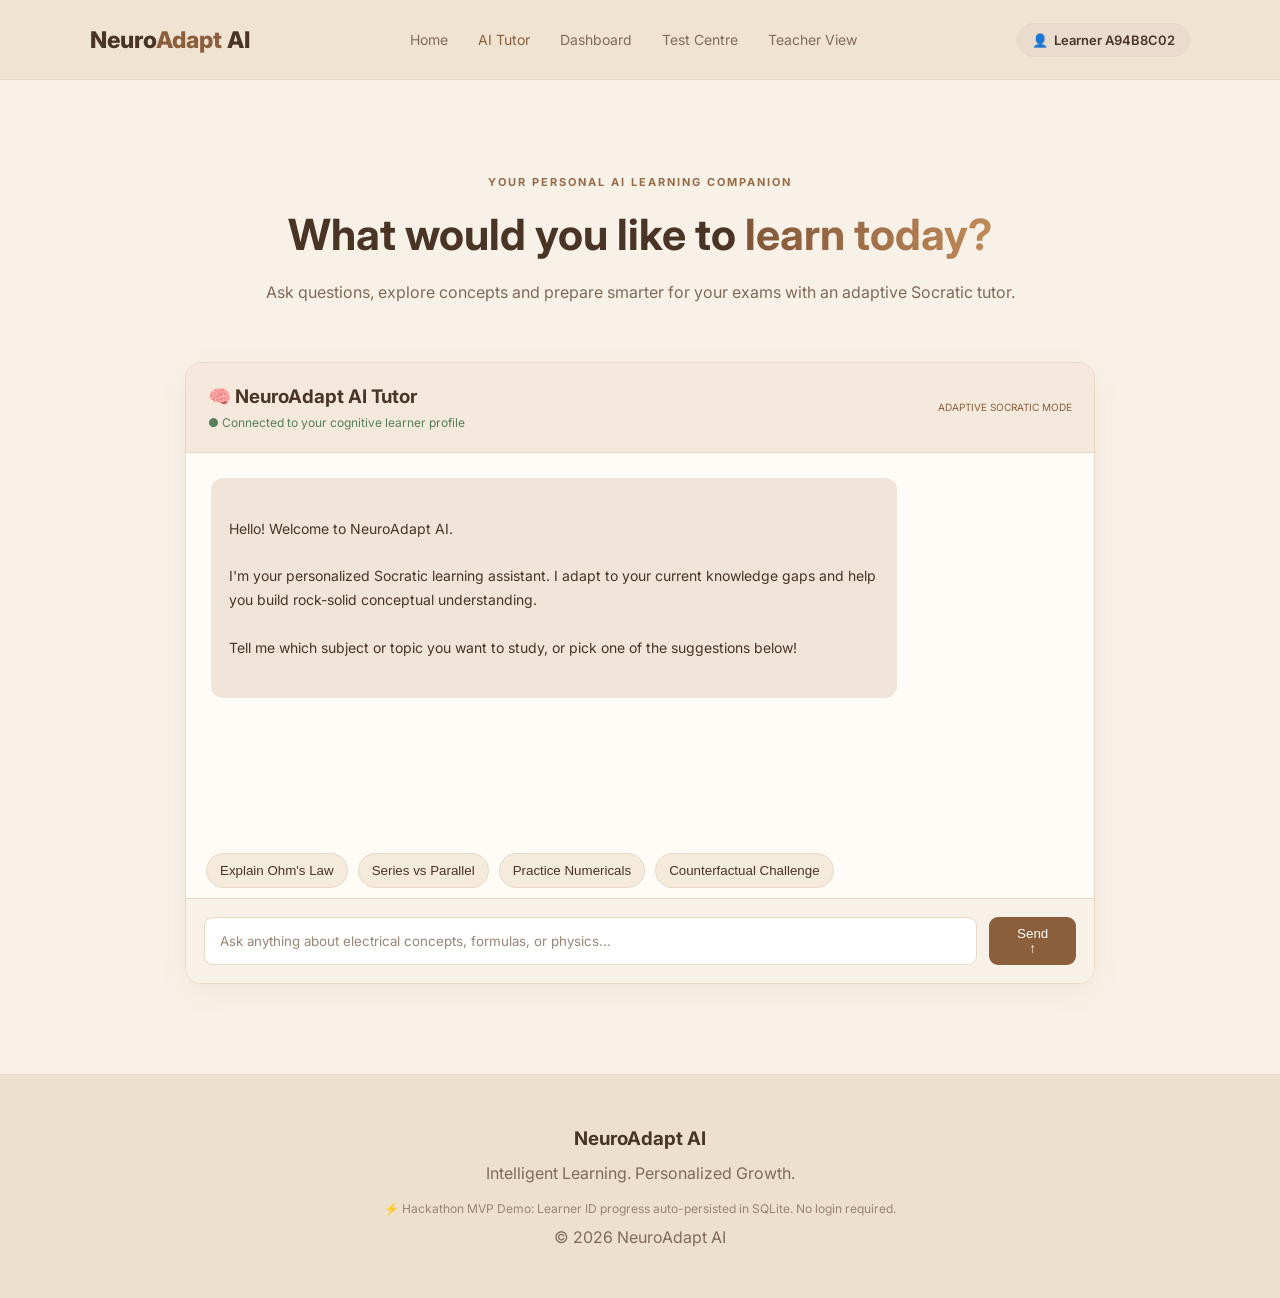
<file: chat.html>
<!DOCTYPE html>
<html lang="en">
<head>
    <meta charset="UTF-8">
    <meta name="viewport" content="width=device-width, initial-scale=1.0">
    <title>AI Tutor | NeuroAdapt AI</title>
    <link rel="stylesheet" href="css/style.css">
    <link href="https://fonts.googleapis.com/css2?family=Inter:wght@400;500;600;700;800&display=swap" rel="stylesheet">
</head>

<body>

<header class="navbar">
    <div class="logo">Neuro<span>Adapt</span> AI</div>

    <nav>
        <a href="index.html">Home</a>
        <a href="chat.html" class="active">AI Tutor</a>
        <a href="dashboard.html">Dashboard</a>
        <a href="test.html">Test Centre</a>
        <a href="teacher.html">Teacher View</a>
    </nav>

    <div style="display:flex; align-items:center; gap:12px;">
        <span class="learner-pill" id="navLearnerPill" title="Browser-generated learner profile">👤 <span id="navLearnerName">Learner</span></span>
    </div>
</header>

<main class="chat-container">

    <div class="chat-heading">
        <span class="tag">YOUR PERSONAL AI LEARNING COMPANION</span>
        <h1>What would you like to <span>learn today?</span></h1>
        <p>Ask questions, explore concepts and prepare smarter for your exams with an adaptive Socratic tutor.</p>
    </div>

    <div class="chat-box">

        <div class="chat-top">
            <div>
                <h3>🧠 NeuroAdapt AI Tutor</h3>
                <p>● Connected to your cognitive learner profile</p>
            </div>
            <div style="display: flex; gap: 8px; align-items: center;">
                <span class="ai-label" id="tutorModeBadge">ADAPTIVE SOCRATIC MODE</span>
            </div>
        </div>

        <div class="messages" id="messages">

            <div class="message ai-message">
Hello! Welcome to NeuroAdapt AI.

I'm your personalized Socratic learning assistant. I adapt to your current knowledge gaps and help you build rock-solid conceptual understanding.

Tell me which subject or topic you want to study, or pick one of the suggestions below!
            </div>

        </div>

        <div class="suggestions" id="tutorSuggestions">
            <button type="button" onclick="useSuggestion('Explain Ohm’s Law and why it matters')">Explain Ohm's Law</button>
            <button type="button" onclick="useSuggestion('Why does current stay constant in a series circuit?')">Series vs Parallel</button>
            <button type="button" onclick="useSuggestion('Give me a numerical question on V = IR')">Practice Numericals</button>
            <button type="button" onclick="useSuggestion('Ask me a counterfactual question to test my understanding')">Counterfactual Challenge</button>
        </div>

        <form class="chat-input" onsubmit="sendMessage(event)">
            <input
                type="text"
                id="userInput"
                placeholder="Ask anything about electrical concepts, formulas, or physics..."
                autocomplete="off"
                required
            >
            <button type="submit" id="chatSendBtn">Send ↑</button>
        </form>

    </div>

</main>

<footer>
    <h3>NeuroAdapt AI</h3>
    <p>Intelligent Learning. Personalized Growth.</p>
    <p style="font-size: 12px; margin-top: 8px; color: #9a8470;">
        ⚡ Hackathon MVP Demo: Learner ID progress auto-persisted in SQLite. No login required.
    </p>
    <p>© 2026 NeuroAdapt AI</p>
</footer>

<script src="js/script.js"></script>
</body>
</html>
</file>
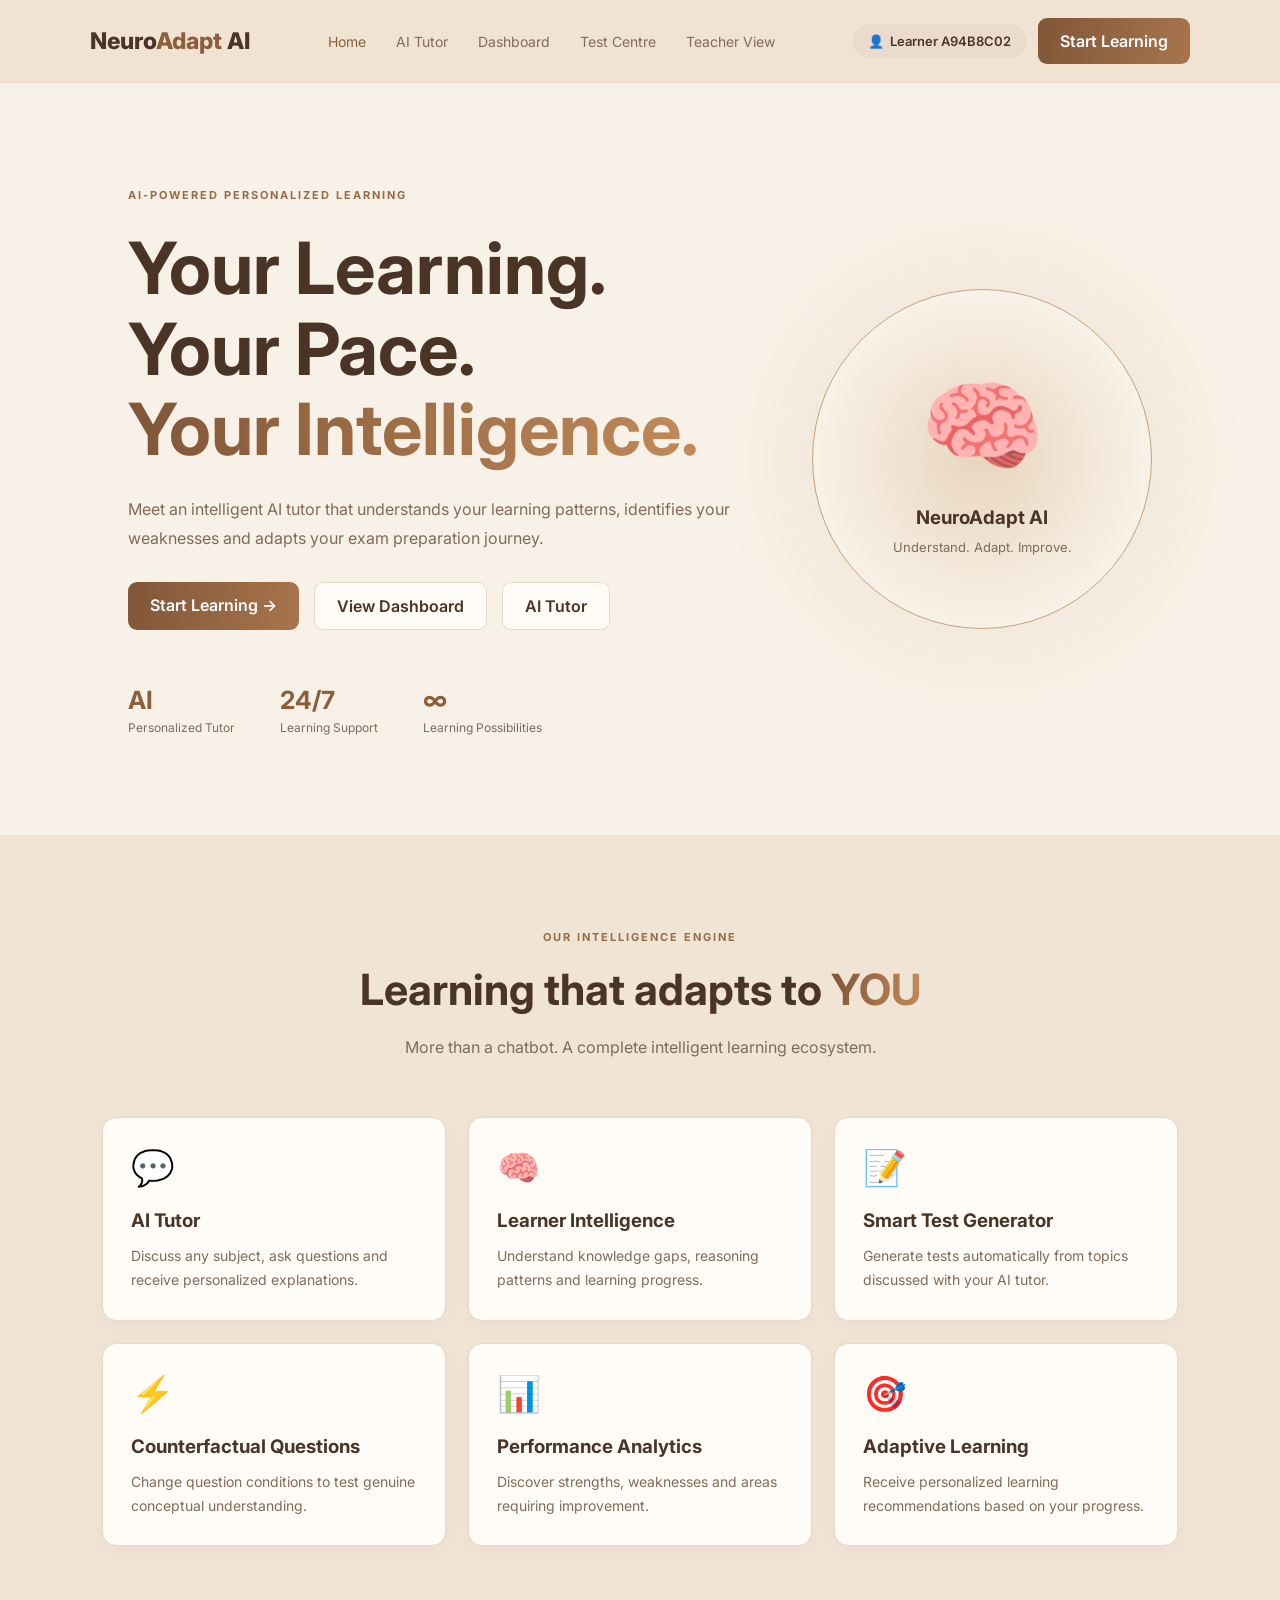
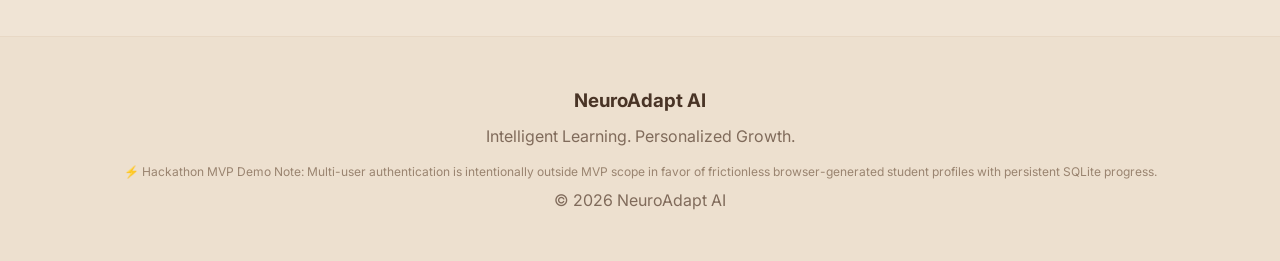
<file: login.html>
<!DOCTYPE html>
<html lang="en">
<head>
    <meta charset="UTF-8">
    <meta http-equiv="refresh" content="0; url=index.html">
    <title>Redirecting to NeuroAdapt AI...</title>
    <script>window.location.replace("index.html");</script>
</head>
<body>
    <p>Redirecting to <a href="index.html">NeuroAdapt AI Welcome Page</a>...</p>
</body>
</html>
</file>
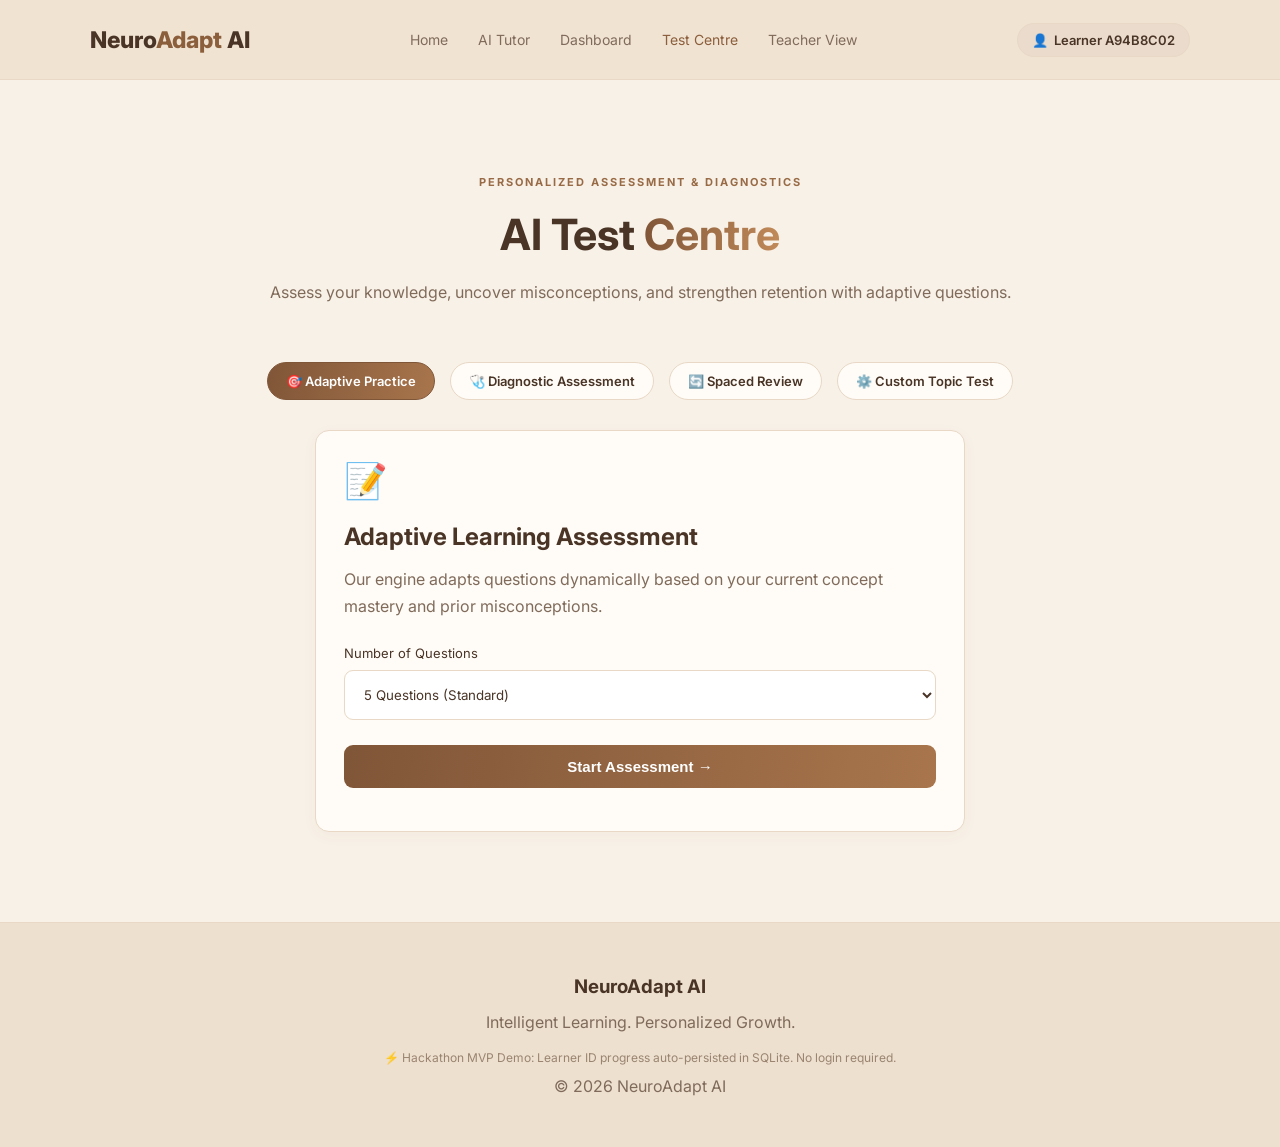
<file: test.html>
<!DOCTYPE html>
<html lang="en">
<head>
    <meta charset="UTF-8">
    <meta name="viewport" content="width=device-width, initial-scale=1.0">
    <title>Test Centre | NeuroAdapt AI</title>
    <link rel="stylesheet" href="css/style.css">
    <link href="https://fonts.googleapis.com/css2?family=Inter:wght@400;500;600;700;800&display=swap" rel="stylesheet">
</head>

<body>

<header class="navbar">
    <div class="logo">Neuro<span>Adapt</span> AI</div>

    <nav>
        <a href="index.html">Home</a>
        <a href="chat.html">AI Tutor</a>
        <a href="dashboard.html">Dashboard</a>
        <a href="test.html" class="active">Test Centre</a>
        <a href="teacher.html">Teacher View</a>
    </nav>

    <div style="display:flex; align-items:center; gap:12px;">
        <span class="learner-pill" id="navLearnerPill" title="Browser-generated learner profile">👤 <span id="navLearnerName">Learner</span></span>
    </div>
</header>

<main class="test-container">

    <div class="dashboard-heading">
        <span class="tag">PERSONALIZED ASSESSMENT & DIAGNOSTICS</span>
        <h1>AI Test <span>Centre</span></h1>
        <p>Assess your knowledge, uncover misconceptions, and strengthen retention with adaptive questions.</p>
    </div>

    <!-- TEST MODE SELECTOR CARDS -->
    <div class="test-mode-selector" style="display: flex; gap: 15px; margin-bottom: 30px; flex-wrap: wrap; justify-content: center;">
        <button type="button" class="mode-pill active" onclick="switchTestMode('adaptive')" id="modeBtnAdaptive">🎯 Adaptive Practice</button>
        <button type="button" class="mode-pill" onclick="switchTestMode('diagnostic')" id="modeBtnDiagnostic">🩺 Diagnostic Assessment</button>
        <button type="button" class="mode-pill" onclick="switchTestMode('spaced')" id="modeBtnSpaced">🔄 Spaced Review</button>
        <button type="button" class="mode-pill" onclick="switchTestMode('custom')" id="modeBtnCustom">⚙️ Custom Topic Test</button>
    </div>

    <!-- TEST CONFIGURATION CARD -->
    <div class="test-card" id="testConfigCard">

        <div class="feature-icon">📝</div>

        <h2 id="configCardTitle">Adaptive Learning Assessment</h2>

        <p id="configCardDesc">
            Our engine adapts questions dynamically based on your current concept mastery and prior misconceptions.
        </p>

        <div id="customControls" style="display: none;">
            <label for="testTopic">Choose a topic or concept</label>
            <input
                type="text"
                id="testTopic"
                placeholder="Example: Ohm's Law, Voltage, Current, Resistance, Series, Parallel..."
                value="Ohm's Law"
            >

            <label for="difficulty">Difficulty Level</label>
            <select id="difficulty">
                <option value="1">Level 1 - Foundational Concepts</option>
                <option value="2" selected>Level 2 - Applied & Numericals</option>
                <option value="3">Level 3 - Counterfactual Reasoning</option>
            </select>
        </div>

        <label for="questionCount">Number of Questions</label>
        <select id="questionCount">
            <option value="3">3 Questions (Quick Sprint)</option>
            <option value="5" selected>5 Questions (Standard)</option>
            <option value="8">8 Questions (Comprehensive)</option>
        </select>

        <button class="primary-btn full-btn" id="startTestBtn" onclick="generateTest()">
            Start Assessment →
        </button>

        <div id="testResult" style="margin-top: 15px;"></div>

    </div>

    <!-- ACTIVE QUIZ RUNNER CARD (Dynamically populated) -->
    <div class="test-card" id="activeQuizCard" style="display: none; max-width: 780px;">
        <div style="display: flex; justify-content: space-between; align-items: center; margin-bottom: 18px; border-bottom: 1px solid var(--border); padding-bottom: 12px;">
            <span class="tag" id="quizConceptBadge">CONCEPT: OHM'S LAW</span>
            <span style="font-size: 13px; color: var(--muted); font-weight: 600;" id="quizProgressText">Question 1 of 5</span>
        </div>

        <h3 id="quizQuestionPrompt" style="font-size: 20px; line-height: 1.45; margin-bottom: 22px; color: var(--text);">
            Question prompt loading...
        </h3>

        <div id="quizOptionsContainer" class="quiz-options-grid" style="display: flex; flex-direction: column; gap: 12px; margin-bottom: 22px;">
            <!-- Options dynamically inserted -->
        </div>

        <div style="margin-bottom: 20px;">
            <label for="userReasoning" style="font-size: 12px; font-weight: 600; color: var(--muted); display: block; margin-bottom: 6px;">
                💡 Explain your reasoning (Optional - helps our AI detect reasoning patterns & misconceptions):
            </label>
            <input
                type="text"
                id="userReasoning"
                placeholder="e.g. Current depends inversely on resistance, so doubling R must halve I..."
                style="padding: 12px; font-size: 13px;"
            >
        </div>

        <div style="display: flex; gap: 12px;">
            <button class="primary-btn" id="submitAnswerBtn" onclick="submitCurrentAnswer()" style="flex: 1;">
                Submit Answer
            </button>
            <button class="secondary-btn" id="nextQuestionBtn" onclick="nextQuestion()" style="display: none; flex: 1;">
                Next Question →
            </button>
        </div>

        <!-- Feedback Area -->
        <div id="quizFeedbackArea" style="margin-top: 20px; display: none;"></div>
    </div>

    <!-- QUIZ SUMMARY CARD -->
    <div class="test-card" id="quizSummaryCard" style="display: none; max-width: 780px; text-align: center;">
        <div class="feature-icon">🎉</div>
        <h2>Assessment Complete!</h2>
        <p>Your responses have been processed by the NeuroAdapt learner model and saved to your SQLite progress profile.</p>

        <div class="stats-grid" style="margin: 25px 0;">
            <div class="stat-card">
                <p>Score</p>
                <h2 id="summaryScore">0/0</h2>
                <span>Accuracy</span>
            </div>
            <div class="stat-card">
                <p>Mastery Gain</p>
                <h2 id="summaryMasteryDelta">+0%</h2>
                <span>Cognitive update</span>
            </div>
            <div class="stat-card">
                <p>Misconceptions</p>
                <h2 id="summaryMisconceptions">0</h2>
                <span>Flagged for review</span>
            </div>
            <div class="stat-card">
                <p>Next Step</p>
                <h2 id="summaryNextStep" style="font-size: 18px; margin: 25px 0;">Review</h2>
                <span>AI Recommendation</span>
            </div>
        </div>

        <div id="summaryDetails" style="text-align: left; margin: 20px 0; background: #FAF5ED; padding: 18px; border-radius: 12px; border: 1px solid var(--border);"></div>

        <div style="display: flex; gap: 15px; justify-content: center; flex-wrap: wrap;">
            <a href="dashboard.html" class="primary-btn">View Updated Dashboard →</a>
            <a href="chat.html" class="secondary-btn">Discuss with AI Tutor</a>
            <button type="button" class="secondary-btn" onclick="resetQuizRunner()">Take Another Test</button>
        </div>
    </div>

</main>

<footer>
    <h3>NeuroAdapt AI</h3>
    <p>Intelligent Learning. Personalized Growth.</p>
    <p style="font-size: 12px; margin-top: 8px; color: #9a8470;">
        ⚡ Hackathon MVP Demo: Learner ID progress auto-persisted in SQLite. No login required.
    </p>
    <p>© 2026 NeuroAdapt AI</p>
</footer>

<script src="js/script.js"></script>
</body>
</html>
</file>
<file: css/style.css>
@import url('https://fonts.googleapis.com/css2?family=Inter:wght@400;500;600;700;800&display=swap');

:root {
    --background: #F8F1E7;
    --card: #FFFCF7;
    --primary: #8B5E3C;
    --secondary: #B98555;
    --text: #493426;
    --muted: #806B5B;
    --border: #E8D8C5;
}

* {
    margin: 0;
    padding: 0;
    box-sizing: border-box;
}

body {
    background: var(--background);
    color: var(--text);
    font-family: 'Inter', sans-serif;
}

a {
    text-decoration: none;
    color: inherit;
}

/* NAVIGATION */

.navbar {
    min-height: 80px;
    padding: 18px 7%;
    display: flex;
    justify-content: space-between;
    align-items: center;
    border-bottom: 1px solid var(--border);
    background: #F0E3D2;
    gap: 20px;
}

.logo {
    font-size: 23px;
    font-weight: 800;
    color: var(--text);
}

.logo span {
    color: var(--primary);
}

.navbar nav {
    display: flex;
    gap: 30px;
}

.navbar nav a {
    color: var(--muted);
    font-size: 14px;
    transition: 0.3s;
}

.navbar nav a:hover,
.navbar nav a.active {
    color: var(--primary);
}

.nav-button,
.primary-btn {
    background: linear-gradient(100deg, #805638, #A8754C);
    color: white;
    padding: 13px 22px;
    border-radius: 9px;
    font-weight: 600;
    display: inline-block;
    border: none;
    cursor: pointer;
    transition: 0.3s;
}

.primary-btn:hover,
.nav-button:hover {
    transform: translateY(-3px);
    box-shadow: 0 8px 25px #8B5E3C35;
}

.secondary-btn {
    border: 1px solid var(--border);
    color: var(--text);
    padding: 13px 22px;
    border-radius: 9px;
    display: inline-block;
    font-weight: 600;
    background: #FFFCF7;
}

/* HERO */

.hero {
    min-height: 620px;
    padding: 100px 10%;
    display: flex;
    align-items: center;
    justify-content: space-between;
    gap: 50px;
}

.hero-content {
    max-width: 650px;
}

.tag {
    color: #986B46;
    font-size: 11px;
    font-weight: 700;
    letter-spacing: 2px;
}

.hero h1 {
    font-size: clamp(42px, 6vw, 72px);
    line-height: 1.12;
    margin: 25px 0;
}

.hero h1 span,
.section-heading h2 span,
.chat-heading h1 span,
.dashboard-heading h1 span {
    background: linear-gradient(90deg, #805638, #C18A59);
    background-clip: text;
    -webkit-background-clip: text;
    color: transparent;
}

.hero-content > p,
.section-heading > p,
.chat-heading > p,
.dashboard-heading > p {
    color: var(--muted);
    line-height: 1.8;
}

.hero-buttons {
    display: flex;
    gap: 15px;
    margin: 30px 0;
    flex-wrap: wrap;
}

.hero-stats {
    display: flex;
    gap: 45px;
    margin-top: 55px;
    flex-wrap: wrap;
}

.hero-stats h3 {
    font-size: 25px;
    color: var(--primary);
}

.hero-stats p {
    color: var(--muted);
    font-size: 12px;
    margin-top: 5px;
}

.hero-visual {
    width: 340px;
    height: 340px;
    display: grid;
    place-items: center;
    border-radius: 50%;
    background: radial-gradient(circle, #D8B99580, #F8F1E700 70%);
    border: 1px solid #C5A17C;
    box-shadow: 0 0 100px #B9855525;
    flex-shrink: 0;
}

.brain-circle {
    text-align: center;
}

.brain-icon {
    font-size: 100px;
    margin-bottom: 20px;
}

.brain-circle p {
    color: var(--muted);
    font-size: 13px;
    margin-top: 10px;
}

/* FEATURES */

.features {
    padding: 90px 8%;
    background: #F0E4D5;
}

.section-heading,
.chat-heading,
.dashboard-heading {
    text-align: center;
    margin-bottom: 55px;
}

.section-heading h2,
.chat-heading h1,
.dashboard-heading h1 {
    font-size: clamp(30px, 4vw, 43px);
    margin: 18px 0;
}

.feature-grid {
    display: grid;
    grid-template-columns: repeat(3, 1fr);
    gap: 22px;
}

.feature-card,
.stat-card,
.analysis-card,
.test-card {
    background: var(--card);
    color: var(--text);
    border: 1px solid var(--border);
    border-radius: 14px;
    padding: 28px;
    transition: 0.3s;
    box-shadow: 0 4px 15px #79583A0A;
}

.feature-card:hover,
.stat-card:hover,
.analysis-card:hover {
    transform: translateY(-5px);
    border-color: var(--secondary);
}

.feature-icon {
    font-size: 35px;
    margin-bottom: 20px;
}

.feature-card h3 {
    margin-bottom: 12px;
    color: var(--text);
}

.feature-card p {
    color: var(--muted);
    line-height: 1.7;
    font-size: 14px;
}

/* FOOTER */

footer {
    padding: 45px 20px;
    text-align: center;
    border-top: 1px solid var(--border);
    color: var(--muted);
    line-height: 2;
    background: #EDE0CF;
}

footer h3 {
    color: var(--text);
}

/* CHAT PAGE */

.chat-container {
    max-width: 950px;
    margin: 70px auto;
    padding: 20px;
}

.chat-box {
    background: var(--card);
    border: 1px solid var(--border);
    border-radius: 16px;
    overflow: hidden;
    box-shadow: 0 8px 30px #79583A10;
}

.chat-top {
    padding: 22px;
    display: flex;
    justify-content: space-between;
    border-bottom: 1px solid var(--border);
    background: #F4E9DC;
    color: var(--text);
}

.chat-top p {
    color: #56805A;
    font-size: 12px;
    margin-top: 7px;
}

.ai-label {
    font-size: 10px;
    color: var(--primary);
}

.messages {
    height: 390px;
    overflow-y: auto;
    padding: 25px;
    display: flex;
    flex-direction: column;
    gap: 18px;
    background: #FFFCF7;
}

.message {
    max-width: 80%;
    padding: 15px 18px;
    border-radius: 12px;
    line-height: 1.7;
    font-size: 14px;
    white-space: pre-wrap;
    color: var(--text);
}

.ai-message {
    background: #F0E5D8;
    align-self: flex-start;
}

.user-message {
    background: #8B6345;
    color: #FFFFFF;
    align-self: flex-end;
}

.suggestions {
    padding: 10px 20px;
    display: flex;
    flex-wrap: wrap;
    gap: 10px;
    background: #FFFCF7;
}

.suggestions button {
    padding: 9px 13px;
    background: #F5EBDD;
    border: 1px solid var(--border);
    border-radius: 20px;
    color: var(--text);
    cursor: pointer;
}

.suggestions button:hover {
    border-color: var(--primary);
    background: #EAD9C5;
    color: var(--text);
}

.chat-input {
    display: flex;
    padding: 18px;
    gap: 12px;
    border-top: 1px solid var(--border);
    background: #F8F1E7;
}

.chat-input input,
.test-card input,
.test-card select {
    background: #FFFFFF;
    border: 1px solid var(--border);
    padding: 15px;
    border-radius: 9px;
    color: var(--text);
    outline: none;
    width: 100%;
    font-family: inherit;
}

.chat-input input::placeholder,
.test-card input::placeholder {
    color: #998675;
}

.chat-input input:focus,
.test-card input:focus,
.test-card select:focus {
    border-color: var(--secondary);
}

.chat-input button {
    background: var(--primary);
    border: none;
    color: white;
    padding: 0 25px;
    border-radius: 9px;
    cursor: pointer;
}

/* DASHBOARD */

.dashboard-container,
.test-container {
    max-width: 1150px;
    margin: 70px auto;
    padding: 20px;
}

.stats-grid {
    display: grid;
    grid-template-columns: repeat(4, 1fr);
    gap: 18px;
    margin-bottom: 30px;
}

.stat-card p {
    color: var(--muted);
    font-size: 13px;
}

.stat-card h2 {
    margin: 20px 0;
    font-size: 32px;
    color: var(--primary);
}

.stat-card span {
    font-size: 11px;
    color: var(--muted);
}

.analysis-grid {
    display: grid;
    grid-template-columns: repeat(2, 1fr);
    gap: 20px;
    margin-bottom: 35px;
}

.analysis-card h3 {
    margin-bottom: 20px;
    color: var(--text);
}

.analysis-card p {
    color: var(--muted);
    line-height: 1.8;
    font-size: 14px;
}

/* TEST CENTRE */

.test-card {
    max-width: 650px;
    margin: auto;
}

.test-card h2 {
    margin-bottom: 15px;
    color: var(--text);
}

.test-card > p {
    color: var(--muted);
    line-height: 1.7;
    margin-bottom: 25px;
}

.test-card label {
    display: block;
    margin: 20px 0 9px;
    font-size: 13px;
    color: var(--text);
}

.test-card select {
    cursor: pointer;
}

.test-card select option {
    background: #FFFFFF;
    color: var(--text);
}

.full-btn {
    width: 100%;
    margin-top: 25px;
    font-size: 15px;
}

#testResult {
    margin-top: 20px;
    line-height: 1.8;
    color: var(--primary);
}

/* RESPONSIVE DESIGN */

@media (max-width: 900px) {

    .navbar {
        flex-wrap: wrap;
    }

    .navbar nav {
        gap: 15px;
        flex-wrap: wrap;
    }

    .hero {
        flex-direction: column;
        text-align: center;
        padding: 70px 7%;
    }

    .hero-buttons,
    .hero-stats {
        justify-content: center;
    }

    .feature-grid {
        grid-template-columns: repeat(2, 1fr);
    }

    .stats-grid {
        grid-template-columns: repeat(2, 1fr);
    }
}

@media (max-width: 600px) {

    .navbar {
        justify-content: center;
        text-align: center;
    }

    .navbar nav {
        justify-content: center;
    }

    .nav-button {
        display: none;
    }

    .hero-visual {
        width: 260px;
        height: 260px;
    }

    .brain-icon {
        font-size: 75px;
    }

    .feature-grid,
    .analysis-grid,
    .stats-grid {
        grid-template-columns: 1fr;
    }

    .chat-input {
        flex-direction: column;
    }

    .chat-input button {
        padding: 13px;
    }

    .message {
        max-width: 95%;
    }
}
/* LOGIN / SIGNUP PAGE */

.login-page,
.signup-page {
    min-height: 100vh;
    background: #F5EFE6;
    display: flex;
    align-items: center;
    justify-content: center;
    padding: 30px;
}

.login-container,
.signup-container {
    width: 100%;
    max-width: 430px;
    background: #FFFCF7;
    padding: 40px;
    border-radius: 18px;
    border: 1px solid #E8D8C5;
    box-shadow: 0 12px 35px #79583A18;
}

.login-container h1,
.signup-container h1 {
    color: #493426;
    text-align: center;
    margin-bottom: 12px;
}

.login-container p,
.signup-container p {
    color: #806B5B;
    text-align: center;
    line-height: 1.7;
}

.login-container label,
.signup-container label {
    display: block;
    color: #493426;
    margin: 18px 0 8px;
    font-size: 13px;
    font-weight: 600;
}

.login-container input,
.signup-container input {
    width: 100%;
    padding: 14px;
    border: 1px solid #E8D8C5;
    border-radius: 9px;
    background: #F8F1E7;
    color: #493426;
    font-family: inherit;
    outline: none;
}

.login-container input:focus,
.signup-container input:focus {
    border-color: #B98555;
}

.login-container input::placeholder,
.signup-container input::placeholder {
    color: #998675;
}

.login-container button,
.signup-container button {
    width: 100%;
    padding: 14px;
    margin-top: 25px;
    border: none;
    border-radius: 9px;
    background: linear-gradient(100deg, #805638, #B98555);
    color: white;
    font-family: inherit;
    font-weight: 600;
    cursor: pointer;
}

.login-container button:hover,
.signup-container button:hover {
    box-shadow: 0 6px 20px #8B5E3C35;
}

.login-container a,
.signup-container a {
    color: #8B5E3C;
    font-weight: 600;
}

.login-container .login-footer,
.signup-container .signup-footer {
    margin-top: 22px;
    font-size: 13px;
}


/* ==============================================
   HACKATHON EXTENSIONS (PRESERVING ALL PRIOR STYLES)
   ============================================== */

.learner-pill {
    background: #EADBCC;
    color: var(--text);
    padding: 8px 14px;
    border-radius: 20px;
    font-size: 13px;
    font-weight: 600;
    border: 1px solid var(--border);
    display: inline-flex;
    align-items: center;
    gap: 6px;
}

.mode-pill {
    background: #FFFCF7;
    color: var(--text);
    border: 1px solid var(--border);
    padding: 10px 18px;
    border-radius: 22px;
    font-family: inherit;
    font-size: 13px;
    font-weight: 600;
    cursor: pointer;
    transition: 0.25s;
}

.mode-pill:hover {
    border-color: var(--primary);
    background: #F8EFE4;
}

.mode-pill.active {
    background: linear-gradient(100deg, #805638, #A8754C);
    color: white;
    border-color: #805638;
}

/* QUIZ RUNNER OPTIONS */
.quiz-option-btn {
    width: 100%;
    text-align: left;
    padding: 14px 18px;
    background: #FFFFFF;
    border: 1.5px solid var(--border);
    border-radius: 10px;
    font-family: inherit;
    font-size: 14px;
    color: var(--text);
    cursor: pointer;
    transition: all 0.2s ease;
    display: flex;
    align-items: center;
    gap: 12px;
}

.quiz-option-btn:hover {
    border-color: var(--secondary);
    background: #FAF4EB;
    transform: translateX(3px);
}

.quiz-option-btn.selected {
    border-color: var(--primary);
    background: #F4E7D7;
    font-weight: 600;
    box-shadow: 0 0 0 2px #8B5E3C30;
}

.quiz-option-btn.correct-choice {
    background: #E8F4E8 !important;
    border-color: #4D7C54 !important;
    color: #23542A !important;
}

.quiz-option-btn.wrong-choice {
    background: #FCEAEA !important;
    border-color: #B84A39 !important;
    color: #792518 !important;
}

.quiz-option-btn:disabled {
    cursor: default;
    transform: none;
}

/* PROGRESS & MASTERY BARS */
.mastery-progress-track {
    width: 100%;
    height: 9px;
    background: #EADBCC;
    border-radius: 6px;
    overflow: hidden;
    margin-top: 6px;
}

.mastery-progress-fill {
    height: 100%;
    border-radius: 6px;
    transition: width 0.6s ease;
}

.mastery-fill-high {
    background: linear-gradient(90deg, #4D7C54, #66A370);
}

.mastery-fill-mid {
    background: linear-gradient(90deg, #C07D38, #E29C52);
}

.mastery-fill-low {
    background: linear-gradient(90deg, #B84A39, #D96957);
}

/* MISCONCEPTION ALERT BOX */
.misconception-box {
    background: #FFF3EB;
    border-left: 4px solid #C05A38;
    padding: 12px 16px;
    border-radius: 6px;
    margin: 12px 0;
    font-size: 13px;
    line-height: 1.6;
}

.feedback-success-box {
    background: #EDF7EE;
    border-left: 4px solid #4D7C54;
    padding: 12px 16px;
    border-radius: 6px;
    margin: 12px 0;
    font-size: 13px;
    line-height: 1.6;
}

.feedback-wrong-box {
    background: #FDF0EE;
    border-left: 4px solid #B84A39;
    padding: 12px 16px;
    border-radius: 6px;
    margin: 12px 0;
    font-size: 13px;
    line-height: 1.6;
}

/* CONCEPT MAP GRAPH STYLING */
.concept-node {
    background: #FFFFFF;
    border: 1px solid var(--border);
    border-radius: 10px;
    padding: 12px 16px;
    display: inline-block;
    transition: transform 0.2s;
    box-shadow: 0 2px 8px #79583A0C;
}

.concept-node:hover {
    transform: translateY(-2px);
    box-shadow: 0 4px 12px #79583A18;
}
</file>
